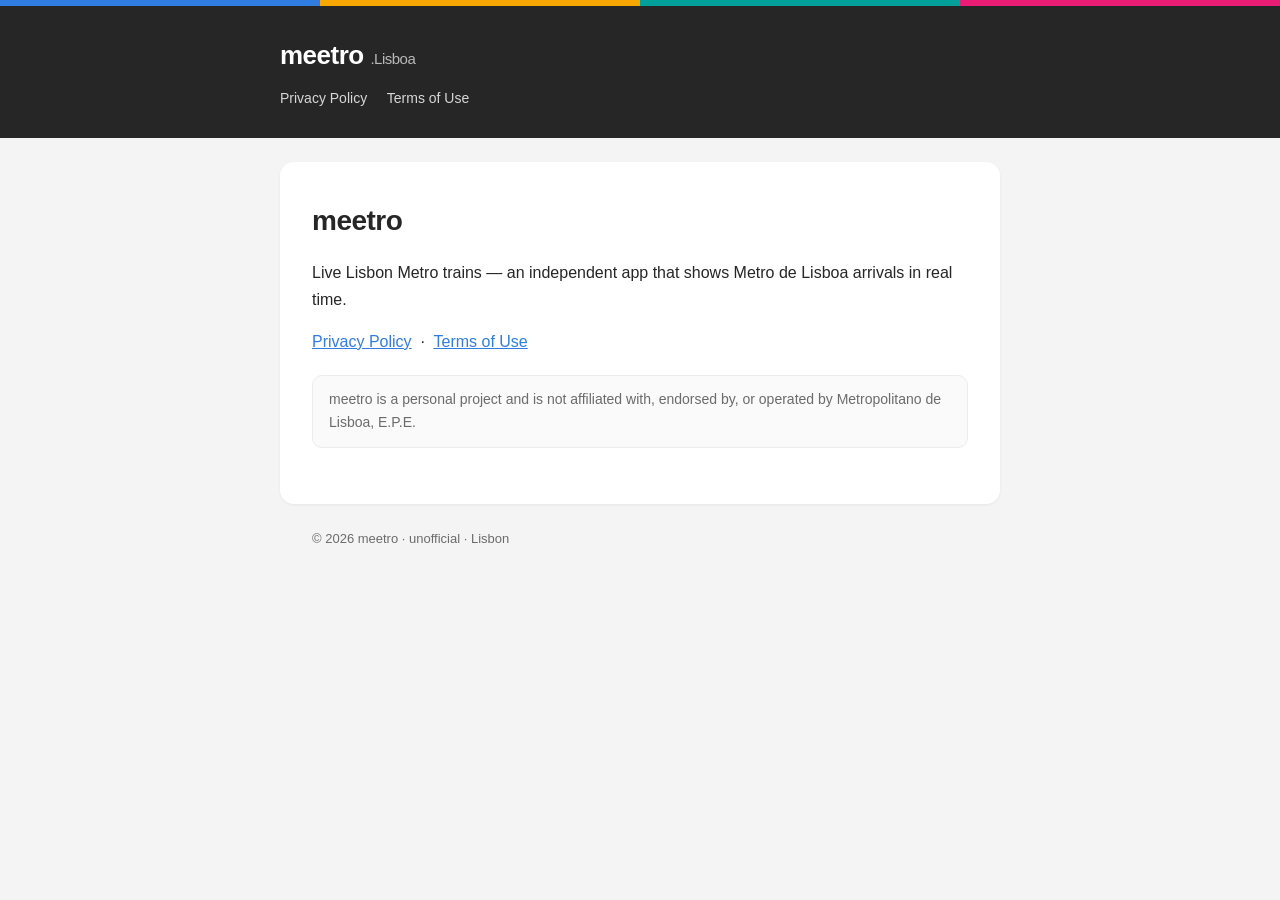
<file: index.html>
<!DOCTYPE html>
<html lang="en">
<head>
  <meta charset="utf-8">
  <meta name="viewport" content="width=device-width, initial-scale=1">
  <title>meetro — legal</title>
  <link rel="stylesheet" href="style.css">
</head>
<body>
  <div class="stripe"><span class="a"></span><span class="b"></span><span class="c"></span><span class="d"></span></div>
  <header>
    <div class="wrap">
      <div class="brand">meetro <small>.Lisboa</small></div>
      <nav>
        <a href="privacy.html">Privacy Policy</a>
        <a href="terms.html">Terms of Use</a>
      </nav>
    </div>
  </header>
  <main>
    <h1>meetro</h1>
    <p>Live Lisbon Metro trains — an independent app that shows Metro de Lisboa
       arrivals in real time.</p>
    <p><a href="privacy.html">Privacy Policy</a> &nbsp;·&nbsp; <a href="terms.html">Terms of Use</a></p>
    <div class="unofficial">
      meetro is a personal project and is not affiliated with, endorsed by, or
      operated by Metropolitano de Lisboa, E.P.E.
    </div>
  </main>
  <footer>© 2026 meetro · unofficial · Lisbon</footer>
</body>
</html>
</file>
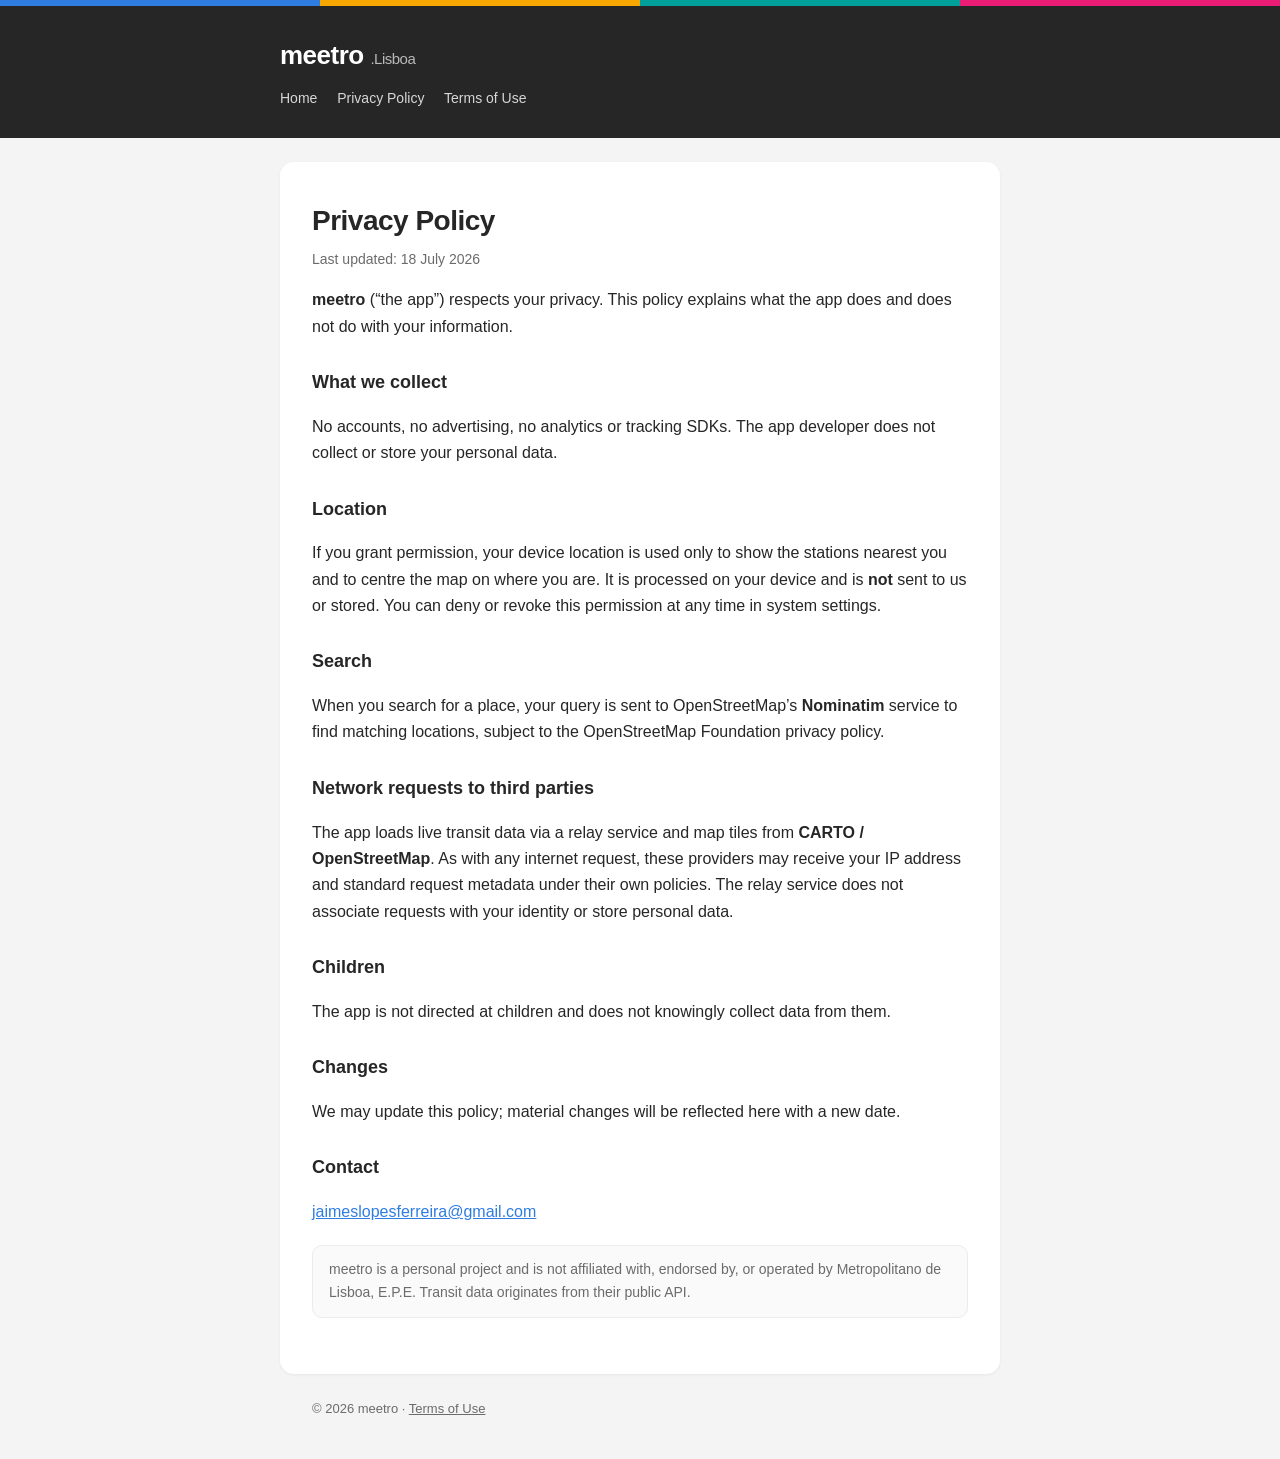
<file: privacy.html>
<!DOCTYPE html>
<html lang="en">
<head>
  <meta charset="utf-8">
  <meta name="viewport" content="width=device-width, initial-scale=1">
  <title>meetro — Privacy Policy</title>
  <link rel="stylesheet" href="style.css">
</head>
<body>
  <div class="stripe"><span class="a"></span><span class="b"></span><span class="c"></span><span class="d"></span></div>
  <header>
    <div class="wrap">
      <div class="brand">meetro <small>.Lisboa</small></div>
      <nav>
        <a href="index.html">Home</a>
        <a href="privacy.html">Privacy Policy</a>
        <a href="terms.html">Terms of Use</a>
      </nav>
    </div>
  </header>
  <main>
    <h1>Privacy Policy</h1>
    <p class="updated">Last updated: 18 July 2026</p>

    <p><strong>meetro</strong> (“the app”) respects your privacy. This policy
       explains what the app does and does not do with your information.</p>

    <h2>What we collect</h2>
    <p>No accounts, no advertising, no analytics or tracking SDKs. The app
       developer does not collect or store your personal data.</p>

    <h2>Location</h2>
    <p>If you grant permission, your device location is used only to show the
       stations nearest you and to centre the map on where you are. It is
       processed on your device and is <strong>not</strong> sent to us or stored.
       You can deny or revoke this permission at any time in system settings.</p>

    <h2>Search</h2>
    <p>When you search for a place, your query is sent to OpenStreetMap’s
       <strong>Nominatim</strong> service to find matching locations, subject to
       the OpenStreetMap Foundation privacy policy.</p>

    <h2>Network requests to third parties</h2>
    <p>The app loads live transit data via a relay service and map tiles from
       <strong>CARTO / OpenStreetMap</strong>. As with any internet request, these
       providers may receive your IP address and standard request metadata under
       their own policies. The relay service does not associate requests with your
       identity or store personal data.</p>

    <h2>Children</h2>
    <p>The app is not directed at children and does not knowingly collect data
       from them.</p>

    <h2>Changes</h2>
    <p>We may update this policy; material changes will be reflected here with a
       new date.</p>

    <h2>Contact</h2>
    <p><a href="mailto:jaimeslopesferreira@gmail.com">jaimeslopesferreira@gmail.com</a></p>

    <div class="unofficial">
      meetro is a personal project and is not affiliated with, endorsed by, or
      operated by Metropolitano de Lisboa, E.P.E. Transit data originates from
      their public API.
    </div>
  </main>
  <footer>© 2026 meetro · <a href="terms.html">Terms of Use</a></footer>
</body>
</html>
</file>
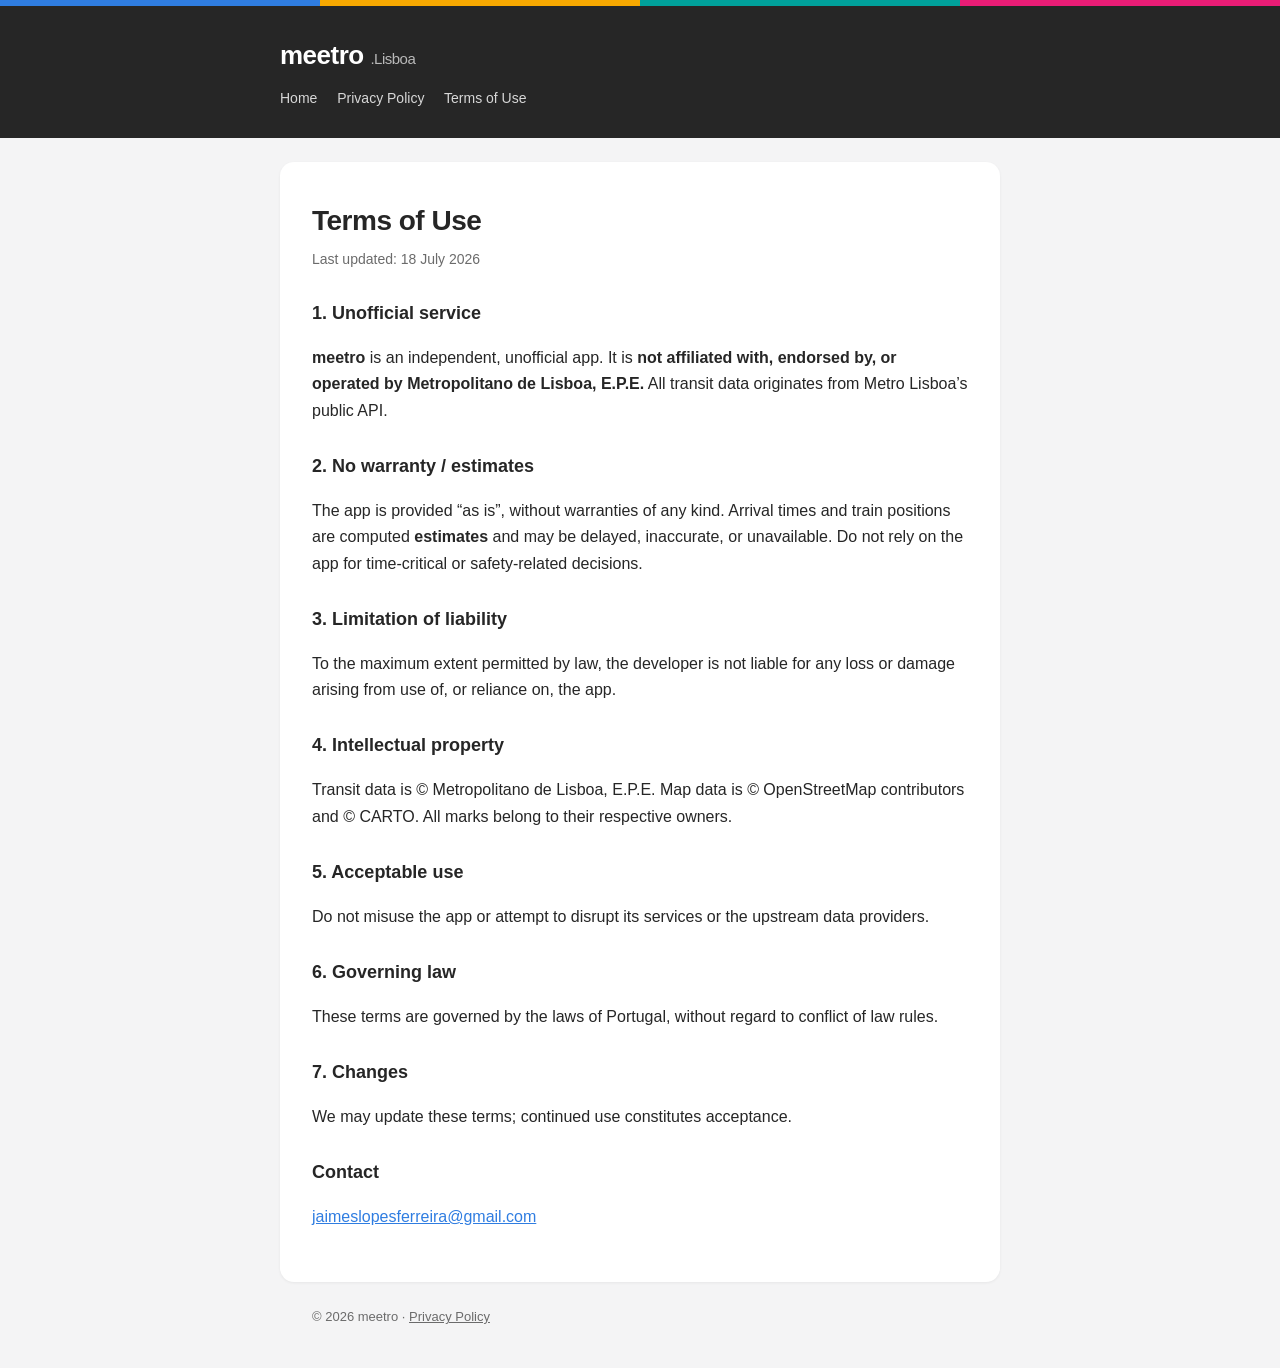
<file: terms.html>
<!DOCTYPE html>
<html lang="en">
<head>
  <meta charset="utf-8">
  <meta name="viewport" content="width=device-width, initial-scale=1">
  <title>meetro — Terms of Use</title>
  <link rel="stylesheet" href="style.css">
</head>
<body>
  <div class="stripe"><span class="a"></span><span class="b"></span><span class="c"></span><span class="d"></span></div>
  <header>
    <div class="wrap">
      <div class="brand">meetro <small>.Lisboa</small></div>
      <nav>
        <a href="index.html">Home</a>
        <a href="privacy.html">Privacy Policy</a>
        <a href="terms.html">Terms of Use</a>
      </nav>
    </div>
  </header>
  <main>
    <h1>Terms of Use</h1>
    <p class="updated">Last updated: 18 July 2026</p>

    <h2>1. Unofficial service</h2>
    <p><strong>meetro</strong> is an independent, unofficial app. It is
       <strong>not affiliated with, endorsed by, or operated by Metropolitano de
       Lisboa, E.P.E.</strong> All transit data originates from Metro Lisboa’s
       public API.</p>

    <h2>2. No warranty / estimates</h2>
    <p>The app is provided “as is”, without warranties of any kind. Arrival times
       and train positions are computed <strong>estimates</strong> and may be
       delayed, inaccurate, or unavailable. Do not rely on the app for
       time-critical or safety-related decisions.</p>

    <h2>3. Limitation of liability</h2>
    <p>To the maximum extent permitted by law, the developer is not liable for any
       loss or damage arising from use of, or reliance on, the app.</p>

    <h2>4. Intellectual property</h2>
    <p>Transit data is © Metropolitano de Lisboa, E.P.E. Map data is
       © OpenStreetMap contributors and © CARTO. All marks belong to their
       respective owners.</p>

    <h2>5. Acceptable use</h2>
    <p>Do not misuse the app or attempt to disrupt its services or the upstream
       data providers.</p>

    <h2>6. Governing law</h2>
    <p>These terms are governed by the laws of Portugal, without regard to
       conflict of law rules.</p>

    <h2>7. Changes</h2>
    <p>We may update these terms; continued use constitutes acceptance.</p>

    <h2>Contact</h2>
    <p><a href="mailto:jaimeslopesferreira@gmail.com">jaimeslopesferreira@gmail.com</a></p>
  </main>
  <footer>© 2026 meetro · <a href="privacy.html">Privacy Policy</a></footer>
</body>
</html>
</file>
<file: style.css>
:root {
  --ink: #262626;
  --paper: #ffffff;
  --muted: #6b6b6b;
  --azul: #2f7de1;
  --amarela: #f7a800;
  --verde: #00a19b;
  --vermelha: #ea1d76;
}
* { box-sizing: border-box; }
html { -webkit-text-size-adjust: 100%; }
body {
  margin: 0;
  font: 16px/1.65 -apple-system, BlinkMacSystemFont, "Segoe UI", Roboto, Helvetica, Arial, sans-serif;
  color: var(--ink);
  background: #f4f4f5;
}
.stripe { display: flex; height: 6px; }
.stripe span { flex: 1; }
.stripe .a { background: var(--azul); }
.stripe .b { background: var(--amarela); }
.stripe .c { background: var(--verde); }
.stripe .d { background: var(--vermelha); }

header {
  background: var(--ink);
  color: #fff;
  padding: 28px 24px;
}
header .wrap { max-width: 720px; margin: 0 auto; }
header .brand { font-size: 26px; font-weight: 700; letter-spacing: -0.5px; }
header .brand small { color: #b9b9b9; font-weight: 500; font-size: 15px; }
header nav { margin-top: 10px; font-size: 14px; }
header nav a { color: #d7d7d7; text-decoration: none; margin-right: 16px; }
header nav a:hover { color: #fff; text-decoration: underline; }

main {
  max-width: 720px;
  margin: 24px auto;
  background: var(--paper);
  border-radius: 14px;
  padding: 36px 32px;
  box-shadow: 0 1px 3px rgba(0,0,0,.06);
}
h1 { font-size: 28px; margin: 0 0 4px; letter-spacing: -0.5px; }
h2 { font-size: 18px; margin: 28px 0 8px; }
.updated { color: var(--muted); font-size: 14px; margin: 0 0 8px; }
a { color: var(--azul); }
.unofficial {
  background: #fafafa;
  border: 1px solid #ececec;
  border-radius: 10px;
  padding: 12px 16px;
  font-size: 14px;
  color: var(--muted);
  margin: 20px 0;
}
footer {
  max-width: 720px;
  margin: 8px auto 40px;
  padding: 0 32px;
  color: var(--muted);
  font-size: 13px;
}
footer a { color: var(--muted); }

@media (prefers-color-scheme: dark) {
  body { background: #161616; color: #e6e6e6; }
  main { background: #1f1f1f; box-shadow: none; }
  .unofficial { background: #262626; border-color: #333; color: #a5a5a5; }
  a { color: #6ba6ee; }
}
</file>
